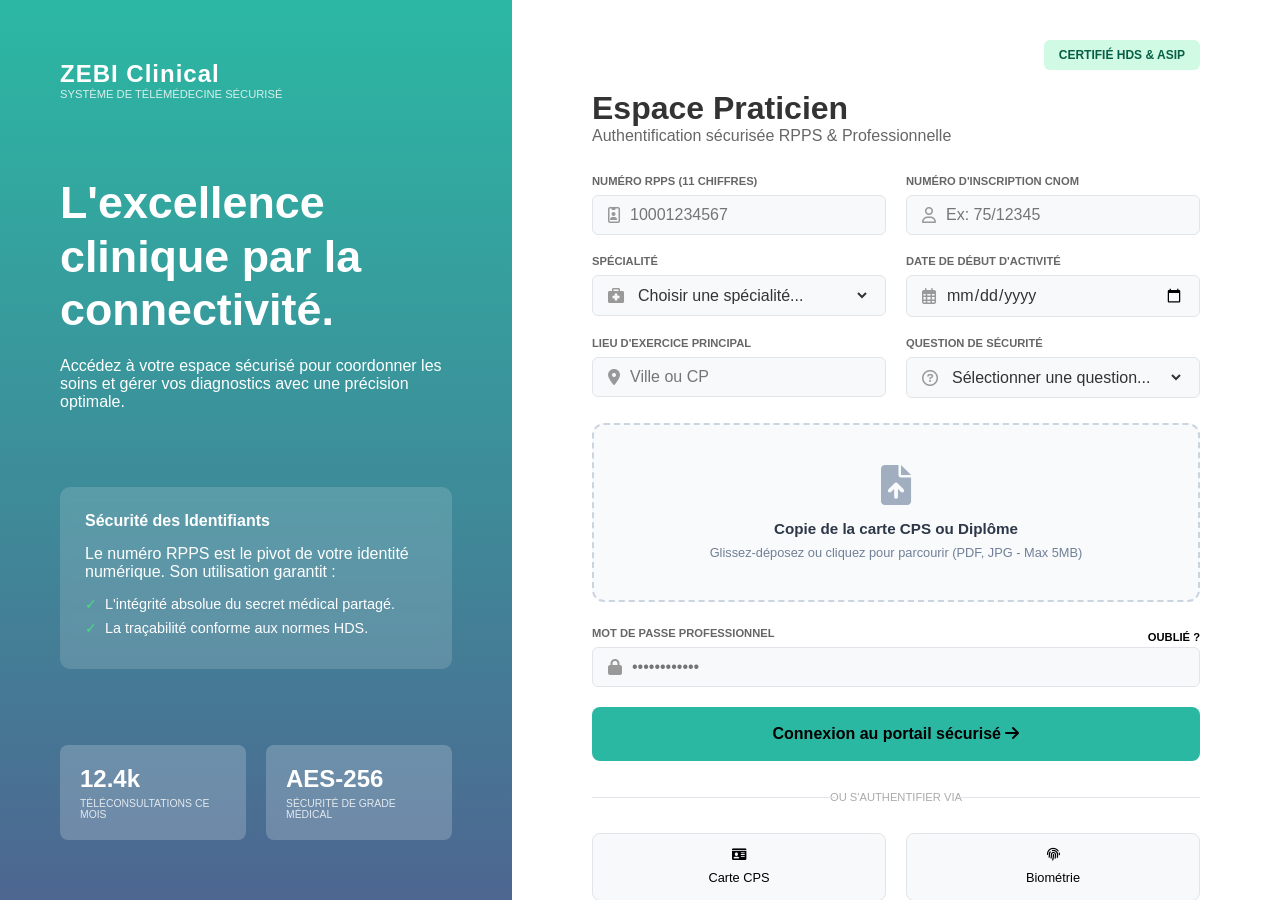
<file: souce_index/Connexion_Pro.html>
<!DOCTYPE html>
<html lang="fr">

<head>
    <meta charset="UTF-8">
    <meta name="viewport" content="width=device-width, initial-scale=1.0">
    <title>Clinical Ethereal - Espace Praticien</title>
    <link rel="stylesheet" href="./Connexion_Pro.css">
    <link rel="stylesheet" href="https://cdnjs.cloudflare.com/ajax/libs/font-awesome/6.0.0/css/all.min.css">
</head>

<body>

    <div class="main-container">
        <aside class="sidebar">
            <div class="logo">
                <h1> ZEBI Clinical</h1>
                <p>SYSTÈME DE TÉLÉMÉDECINE SÉCURISÉ</p>
            </div>

            <div class="hero-text">
                <h2>L'excellence clinique par la connectivité.</h2>
                <p>Accédez à votre espace sécurisé pour coordonner les soins et gérer vos diagnostics avec une précision
                    optimale.</p>
            </div>

            <div class="info-card">
                <h3> Sécurité des Identifiants</h3>
                <p>Le numéro RPPS est le pivot de votre identité numérique. Son utilisation garantit :</p>
                <ul>
                    <li>L'intégrité absolue du secret médical partagé.</li>
                    <li>La traçabilité conforme aux normes HDS.</li>
                </ul>
            </div>

            <div class="stats-row">
                <div class="stat-box">
                    <span class="stat-number">12.4k</span>
                    <p>TÉLÉCONSULTATIONS CE MOIS</p>
                </div>
                <div class="stat-box">
                    <span class="stat-number">AES-256</span>
                    <p>SÉCURITÉ DE GRADE MÉDICAL</p>
                </div>
            </div>
        </aside>

        <main class="content">
            <header class="header-right">
                <div class="badge">
                    CERTIFIÉ HDS & ASIP
                </div>
            </header>

            <section class="form-section">
                <h1>Espace Praticien</h1>
                <p class="subtitle">Authentification sécurisée RPPS & Professionnelle</p>

                <form>
                    <div class="input-grid">
                        <div class="input-group">
                            <label>NUMÉRO RPPS (11 CHIFFRES)</label>
                            <div class="input-wrapper">
                                <i class="far fa-id-badge"></i>
                                <input type="tel" placeholder="10001234567">
                            </div>
                        </div>
                        <div class="input-group">
                            <label>NUMÉRO D'INSCRIPTION CNOM</label>
                            <div class="input-wrapper">
                                <i class="far fa-user"></i>
                                <input type="text" placeholder="Ex: 75/12345">
                            </div>
                        </div>
                        <div class="input-group">
                            <label>SPÉCIALITÉ</label>
                            <div class="input-wrapper">
                                <i class="fas fa-briefcase-medical"></i>
                                <select>
                                    <option value="" disabled selected>Choisir une spécialité...</option>
                                    <option value="generaliste">Médecine Générale</option>
                                    <option value="cardiologie">Cardiologie</option>
                                    <option value="dermatologie">Dermatologie</option>
                                    <option value="gynecologie">Gynécologie</option>
                                    <option value="pediatrie">Pédiatrie</option>
                                    <option value="ophtalmologie">Ophtalmologie</option>
                                    <option value="psychiatrie">Psychiatrie</option>
                                    <option value="radiologie">Radiologie</option>
                                    <option value="chirurgie">Chirurgie Générale</option>
                                    <option value="anesthesie">Anesthésie-Réanimation</option>
                                    <option value="neurologie">Neurologie</option>
                                    <option value="oncologie">Oncologie</option>
                                </select>
                            </div>
                        </div>
                        <div class="input-group">
                            <label>DATE DE DÉBUT D'ACTIVITÉ</label>
                            <div class="input-wrapper">
                                <i class="far fa-calendar-alt"></i>
                                <input type="date">
                            </div>
                        </div>
                        <div class="input-group">
                            <label>LIEU D'EXERCICE PRINCIPAL</label>
                            <div class="input-wrapper">
                                <i class="fas fa-map-marker-alt"></i>
                                <input type="text" placeholder="Ville ou CP">
                            </div>
                        </div>
                        <div class="input-group">
                            <label>QUESTION DE SÉCURITÉ</label>
                            <div class="input-wrapper">
                                <i class="far fa-question-circle"></i>
                                <select>
                                    <option value="" disabled selected>Sélectionner une question...</option>
                                    <option value="hopital_interne">Quel est le nom du premier hôpital où vous avez été
                                        interne ?</option>
                                    <option value="ville_naissance_mere">Quelle est la ville de naissance de votre mère
                                        ?</option>
                                    <option value="nom_premier_animal">Quel était le nom de votre premier animal de
                                        compagnie ?</option>
                                    <option value="modele_premiere_voiture">Quel était le modèle de votre toute première
                                        voiture ?</option>
                                    <option value="lieu_rencontre_conjoint">Dans quelle ville avez-vous rencontré votre
                                        conjoint ?</option>
                                    <option value="instituteur_primaire">Quel est le nom de votre instituteur préféré en
                                        primaire ?</option>

                                </select>
                            </div>
                        </div>
                    </div>

                    <!-- <div class="upload-zone">
                        <i class="fas fa-file-upload"></i>
                        
                        <p><strong>Copie de la carte CPS ou Diplôme</strong></p>
                        <span>Glissez-déposez ou cliquez pour parcourir (PDF, JPG - Max 5MB)</span>
                    </div> -->
                    
                    <div class="upload-container">
                        <label for="file-upload" class="upload-zone">
                            <i class="fas fa-file-upload"></i>
                            <p><strong>Copie de la carte CPS ou Diplôme</strong></p>
                            <span id="file-name">Glissez-déposez ou cliquez pour parcourir (PDF, JPG - Max 5MB)</span>

                            <input type="file" id="file-upload" accept=".pdf, .jpg, .jpeg" style="display: none;">
                        </label>
                    </div>

                    <div class="input-group full-width">
                        <div class="label-row">
                            <label>MOT DE PASSE PROFESSIONNEL</label>
                            <a href="" class="forgot-link">OUBLIÉ ?</a>
                        </div>
                        <div class="input-wrapper">
                            <i class="fas fa-lock"></i>
                            <input type="password" placeholder="••••••••••••">


                        </div>
                    </div>

                    <button type="submit" class="btn-primary">
                        <a href="./Espace_Doc.html">
                            Connexion au portail sécurisé <i class="fas fa-arrow-right"></i>
                        </a> 
                    </button>
                </form>

                <div class="separator">OU S'AUTHENTIFIER VIA</div>

                <div class="auth-options">
                    <button class="btn-secondary"><i class="fas fa-id-card"></i> Carte CPS</button>
                    <button class="btn-secondary"><i class="fas fa-fingerprint"></i> Biométrie</button>
                </div>

                <footer class="form-footer">
                    <p>Difficulté de connexion ? <a href="../index.html">RETOURE A LA PAGE D'ACCEUIL </a></p>
                    <p class="copyright">© 2024 CLINICAL ZEBI - DONNÉES DE SANTÉ PROTÉGÉES (HDS)</p>
                </footer>
            </section>
        </main>
    </div>

</body>

</html>
</file>
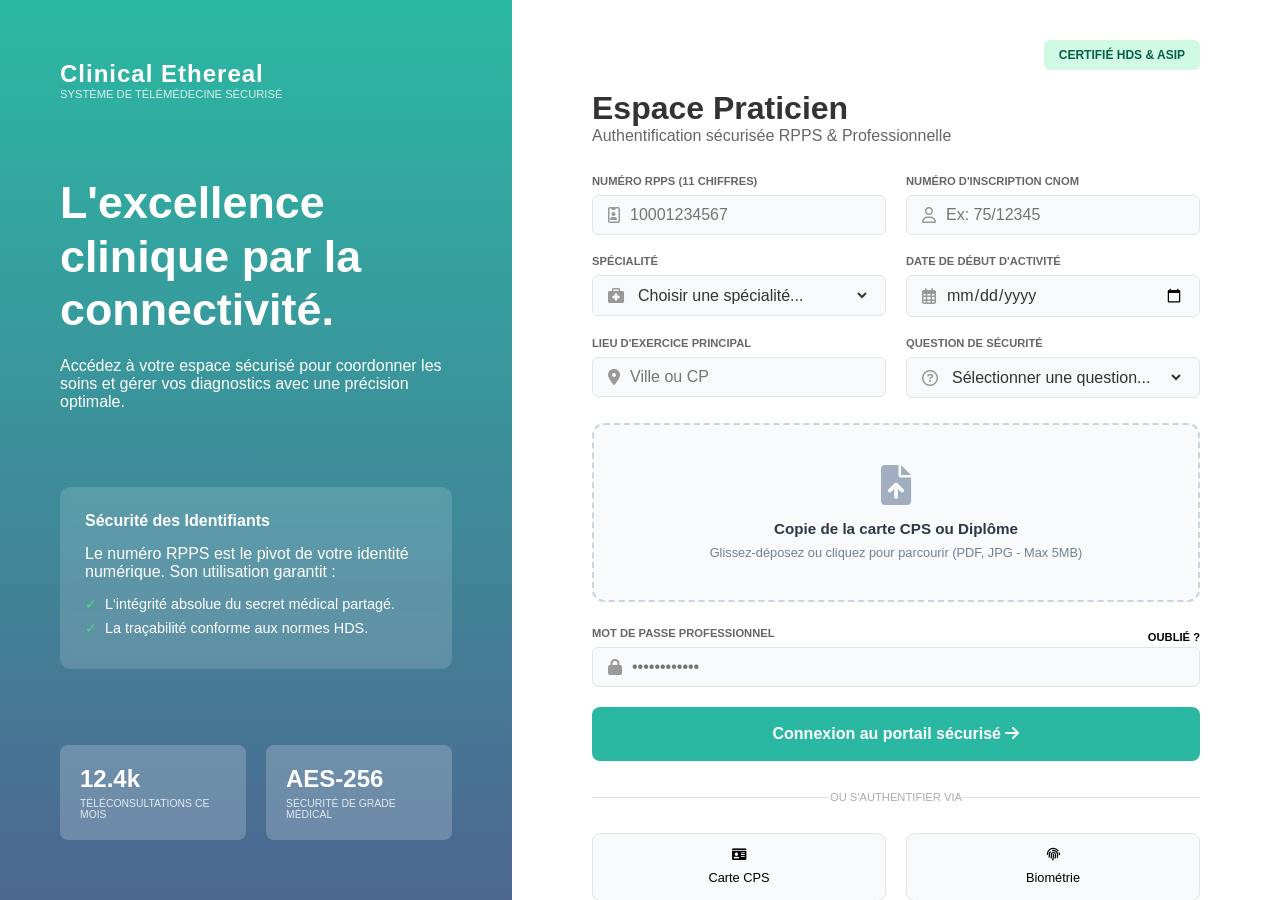
<file: souce_index/Espace_Doct.html>
<!DOCTYPE html>
<html lang="fr">

<head>
    <meta charset="UTF-8">
    <meta name="viewport" content="width=device-width, initial-scale=1.0">
    <title>Clinical Ethereal - Espace Praticien</title>
    <link rel="stylesheet" href="./Espace_Doct.css">
    <link rel="stylesheet" href="https://cdnjs.cloudflare.com/ajax/libs/font-awesome/6.0.0/css/all.min.css">
</head>

<body>

    <div class="main-container">
        <aside class="sidebar">
            <div class="logo">
                <h1>Clinical Ethereal</h1>
                <p>SYSTÈME DE TÉLÉMÉDECINE SÉCURISÉ</p>
            </div>

            <div class="hero-text">
                <h2>L'excellence clinique par la connectivité.</h2>
                <p>Accédez à votre espace sécurisé pour coordonner les soins et gérer vos diagnostics avec une précision
                    optimale.</p>
            </div>

            <div class="info-card">
                <h3> Sécurité des Identifiants</h3>
                <p>Le numéro RPPS est le pivot de votre identité numérique. Son utilisation garantit :</p>
                <ul>
                    <li> L'intégrité absolue du secret médical partagé.</li>
                    <li>La traçabilité conforme aux normes HDS.</li>
                </ul>
            </div>

            <div class="stats-row">
                <div class="stat-box">
                    <span class="stat-number">12.4k</span>
                    <p>TÉLÉCONSULTATIONS CE MOIS</p>
                </div>
                <div class="stat-box">
                    <span class="stat-number">AES-256</span>
                    <p>SÉCURITÉ DE GRADE MÉDICAL</p>
                </div>
            </div>
        </aside>

        <main class="content">
            <header class="header-right">
                <div class="badge">
                    CERTIFIÉ HDS & ASIP
                </div>
            </header>

            <section class="form-section">
                <h1>Espace Praticien</h1>
                <p class="subtitle">Authentification sécurisée RPPS & Professionnelle</p>

                <form>
                    <div class="input-grid">
                        <div class="input-group">
                            <label>NUMÉRO RPPS (11 CHIFFRES)</label>
                            <div class="input-wrapper">
                                <i class="far fa-id-badge"></i>
                                <input type="tel" placeholder="10001234567">
                            </div>
                        </div>
                        <div class="input-group">
                            <label>NUMÉRO D'INSCRIPTION CNOM</label>
                            <div class="input-wrapper">
                                <i class="far fa-user"></i>
                                <input type="text" placeholder="Ex: 75/12345">
                            </div>
                        </div>
                        <div class="input-group">
                            <label>SPÉCIALITÉ</label>
                            <div class="input-wrapper">
                                <i class="fas fa-briefcase-medical"></i>
                                <select>
                                    <option value="" disabled selected>Choisir une spécialité...</option>
                                    <option value="generaliste">Médecine Générale</option>
                                    <option value="cardiologie">Cardiologie</option>
                                    <option value="dermatologie">Dermatologie</option>
                                    <option value="gynecologie">Gynécologie</option>
                                    <option value="pediatrie">Pédiatrie</option>
                                    <option value="ophtalmologie">Ophtalmologie</option>
                                    <option value="psychiatrie">Psychiatrie</option>
                                    <option value="radiologie">Radiologie</option>
                                    <option value="chirurgie">Chirurgie Générale</option>
                                    <option value="anesthesie">Anesthésie-Réanimation</option>
                                    <option value="neurologie">Neurologie</option>
                                    <option value="oncologie">Oncologie</option>
                                </select>
                            </div>
                        </div>
                        <div class="input-group">
                            <label>DATE DE DÉBUT D'ACTIVITÉ</label>
                            <div class="input-wrapper">
                                <i class="far fa-calendar-alt"></i>
                                <input type="date">
                            </div>
                        </div>
                        <div class="input-group">
                            <label>LIEU D'EXERCICE PRINCIPAL</label>
                            <div class="input-wrapper">
                                <i class="fas fa-map-marker-alt"></i>
                                <input type="text" placeholder="Ville ou CP">
                            </div>
                        </div>
                        <div class="input-group">
                            <label>QUESTION DE SÉCURITÉ</label>
                            <div class="input-wrapper">
                                <i class="far fa-question-circle"></i>
                                <select>
                                    <option value="" disabled selected>Sélectionner une question...</option>
                                    <option value="hopital_interne">Quel est le nom du premier hôpital où vous avez été
                                        interne ?</option>
                                    <option value="ville_naissance_mere">Quelle est la ville de naissance de votre mère
                                        ?</option>
                                    <option value="nom_premier_animal">Quel était le nom de votre premier animal de
                                        compagnie ?</option>
                                    <option value="modele_premiere_voiture">Quel était le modèle de votre toute première
                                        voiture ?</option>
                                    <option value="lieu_rencontre_conjoint">Dans quelle ville avez-vous rencontré votre
                                        conjoint ?</option>
                                    <option value="instituteur_primaire">Quel est le nom de votre instituteur préféré en
                                        primaire ?</option>

                                </select>
                            </div>
                        </div>
                    </div>

                    <!-- <div class="upload-zone">
                        <i class="fas fa-file-upload"></i>
                        
                        <p><strong>Copie de la carte CPS ou Diplôme</strong></p>
                        <span>Glissez-déposez ou cliquez pour parcourir (PDF, JPG - Max 5MB)</span>
                    </div> -->
                    
                    <div class="upload-container">
                        <label for="file-upload" class="upload-zone">
                            <i class="fas fa-file-upload"></i>
                            <p><strong>Copie de la carte CPS ou Diplôme</strong></p>
                            <span id="file-name">Glissez-déposez ou cliquez pour parcourir (PDF, JPG - Max 5MB)</span>

                            <input type="file" id="file-upload" accept=".pdf, .jpg, .jpeg" style="display: none;">
                        </label>
                    </div>

                    <div class="input-group full-width">
                        <div class="label-row">
                            <label>MOT DE PASSE PROFESSIONNEL</label>
                            <a href="" class="forgot-link">OUBLIÉ ?</a>
                        </div>
                        <div class="input-wrapper">
                            <i class="fas fa-lock"></i>
                            <input type="password" placeholder="••••••••••••">


                        </div>
                    </div>

                    <button type="submit" class="btn-primary">
                        Connexion au portail sécurisé <i class="fas fa-arrow-right"></i>
                    </button>
                </form>

                <div class="separator">OU S'AUTHENTIFIER VIA</div>

                <div class="auth-options">
                    <button class="btn-secondary"><i class="fas fa-id-card"></i> Carte CPS</button>
                    <button class="btn-secondary"><i class="fas fa-fingerprint"></i> Biométrie</button>
                </div>

                <footer class="form-footer">
                    <p>Difficulté de connexion ? <a href="../index.html">RETOURE A LA PAGE D'ACCEUIL </a></p>
                    <p class="copyright">© 2024 CLINICAL ZEBI - DONNÉES DE SANTÉ PROTÉGÉES (HDS)</p>
                </footer>
            </section>
        </main>
    </div>

</body>

</html>
</file>
<file: souce_index/Connexion_Pro.css>
* {
    box-sizing: border-box;
    margin: 0;
    padding: 0;
    font-family: 'Segoe UI', Tahoma, Geneva, Verdana, sans-serif;
}

body {
    height: 100vh;
    display: flex;
}

.main-container {
    display: flex;
    width: 100%;
}

/* Sidebar Gauche */
.sidebar {
    width: 40%;
    background: linear-gradient(0deg, #4d6791 1%,#2bb8a3 100%);
    color: white;
    padding: 60px;
    display: flex;
    flex-direction: column;
    justify-content: space-between;
}

.logo h1 {
    font-size: 1.5rem;
    letter-spacing: 1px;
}

.logo p {
    font-size: 0.7rem;
    opacity: 0.8;
}

.hero-text h2 {
    font-size: 2.8rem;
    margin-bottom: 20px;
    line-height: 1.2;
}

.info-card {
    background: rgba(255, 255, 255, 0.15);
    padding: 25px;
    border-radius: 10px;
    backdrop-filter: blur(5px);
}

.info-card h3 {
    margin-bottom: 15px;
    font-size: 1rem;
}

.info-card ul {
    list-style: none;
    margin-top: 15px;
}

.info-card li {
    margin-bottom: 8px;
    font-size: 0.9rem;
    padding-left: 20px;
    position: relative;
}

.info-card li::before {
    content: '✓';
    position: absolute;
    left: 0;
    color: #4ade80;
}

.stats-row {
    display: flex;
    gap: 20px;
}
:root {
    --primary-blue: #2bb8a3;
    --dark-blue: #2bb8a3;
    --light-blue: #7ba2d5;
    --bg-gray: #f8f9fb;
    --text-dark: #333;
    --text-light: #666;
    --border-color: #e1e4e8;
}

.stat-box {
    background: rgba(255, 255, 255, 0.2);
    padding: 20px;
    border-radius: 8px;
    flex: 1;
}

.stat-number {
    display: block;
    font-size: 1.5rem;
    font-weight: bold;
}

.stat-box p {
    font-size: 0.65rem;
    opacity: 0.8;
    margin-top: 5px;
}

/* Section Contenu Droite */
.content {
    width: 60%;
    background: white;
    padding: 40px 80px;
    overflow-y: auto;
}

.header-right {
    display: flex;
    justify-content: flex-end;
}

.badge {
    background: #d1fae5;
    color: #065f46;
    padding: 8px 15px;
    border-radius: 6px;
    font-size: 0.75rem;
    font-weight: bold;
}

.form-section h1 {
    font-size: 2rem;
    color: var(--text-dark);
    margin-top: 20px;
}

.subtitle {
    color: var(--text-light);
    margin-bottom: 30px;
}

.input-grid {
    display: grid;
    grid-template-columns: 1fr 1fr;
    gap: 20px;
}

.input-group label {
    display: block;
    font-size: 0.7rem;
    font-weight: bold;
    color: var(--text-light);
    margin-bottom: 8px;
}

.input-wrapper {
    display: flex;
    align-items: center;
    background: var(--bg-gray);
    border: 1px solid var(--border-color);
    border-radius: 6px;
    padding: 10px 15px;
}

.input-wrapper i {
    color: #999;
    margin-right: 10px;
}

.input-wrapper input,
.input-wrapper select {
    border: none;
    background: transparent;
    width: 100%;
    outline: none;
    color: var(--text-dark);
}

.upload-zone {
    border: 2px dashed var(--border-color);
    border-radius: 8px;
    padding: 30px;
    text-align: center;
    margin: 25px 0;
    color: var(--text-light);
}

.upload-zone i {
    font-size: 2rem;
    margin-bottom: 10px;
}

.label-row {
    display: flex;
    justify-content: space-between;
    align-items: center;
}

.label-row a {
    color: black;
}

.forgot-link {
    font-size: 0.7rem;
    color: var(--primary-blue);
    text-decoration: none;
    font-weight: bold;
}

.btn-primary {
    width: 100%;
    background: var(--primary-blue);
    color: white;
    border: none;
    padding: 18px;
    border-radius: 8px;
    font-size: 1rem;
    font-weight: bold;
    cursor: pointer;
    margin-top: 20px;
    transition: background 0.3s;
}

.btn-primary:hover {
    background: var(--dark-blue);
}
.btn-primary a{
    text-decoration: none;
    color: black;
}
.separator {
    text-align: center;
    margin: 30px 0;
    font-size: 0.7rem;
    color: #aaa;
    position: relative;
}

.separator::before,
.separator::after {
    content: '';
    position: absolute;
    top: 50%;
    width: 40%;
    height: 1px;
    background: var(--border-color);
}

.separator::before {
    left: 0;
}

.separator::after {
    right: 0;
}

.auth-options {
    display: flex;
    gap: 20px;
}

.btn-secondary {
    flex: 1;
    padding: 15px;
    background: var(--bg-gray);
    border: 1px solid var(--border-color);
    border-radius: 8px;
    cursor: pointer;
    display: flex;
    flex-direction: column;
    align-items: center;
    gap: 8px;
    font-size: 0.8rem;
}

.form-footer {
    text-align: center;
    margin-top: 40px;
    font-size: 0.8rem;
}

.form-footer a {
    color: #007bff;
    text-decoration: none;
    font-weight: bold;
}

.copyright {
    margin-top: 15px;
    color: #aaa;
    font-size: 0.65rem;
}



/* Conteneur pour espacer du reste du formulaire */
.upload-container {
    margin: 25px 0;
}

.upload-zone {
    display: flex;
    flex-direction: column;
    align-items: center;
    justify-content: center;
    padding: 40px 20px;
    border: 2px dashed #cbd5e0;
    /* Bordure en pointillés */
    border-radius: 12px;
    background-color: #f8fafc;
    cursor: pointer;
    transition: all 0.3s ease;
    text-align: center;
}

/* Effet au survol (Hover) */
.upload-zone:hover {
    border-color: #003a9b;
    /* Le bleu de votre charte */
    background-color: #edf2f7;
    transform: translateY(-2px);
    /* Petit effet de levée */
}

.upload-zone i {
    font-size: 2.5rem;
    color: #a0aec0;
    margin-bottom: 15px;
    transition: color 0.3s ease;
}

.upload-zone:hover i {
    color: #003a9b;
}

.upload-zone p {
    color: #2d3748;
    font-size: 0.95rem;
    margin-bottom: 8px;
}

.upload-zone span {
    color: #718096;
    font-size: 0.8rem;
}

/* État quand un fichier est sélectionné (via JS) */
.upload-zone.active {
    border-style: solid;
    border-color: #4ade80;
    /* Vert pour succès */
    background-color: #f0fff4;
}








/* --- RESPONSIVE UNIVERSELLE STRATEGIES --- */

/* 1. Écrans Très Larges (TV, Moniteurs 4K, Ultra-Wide) */
@media (min-width: 1600px) {
    .sidebar {
        padding: 80px;
        /* Plus d'espace pour le luxe */
    }

    .hero-text h2 {
        font-size: 3.5rem;
        /* On agrandit le titre */
    }

    .content {
        padding: 60px 120px;
    }
}

/* 2. Tablettes et Laptops Moyens (En dessous de 1100px) */
@media (max-width: 1100px) {
    .sidebar {
        width: 35%;
        /* On réduit un peu la barre bleue */
        padding: 40px;
    }

    .content {
        width: 65%;
        padding: 40px;
    }

    .hero-text h2 {
        font-size: 2rem;
    }
}

/* 3. Passage en mode "Mobile/Vertical" (En dessous de 900px) */
@media (max-width: 900px) {
    body {
        height: auto;
        display: block;
    }

    .main-container {
        flex-direction: column;
    }

    .sidebar {
        width: 100%;
        min-height: auto;
        padding: 50px 20px;
        justify-content: center;
        text-align: center;
    }

    .content {
        width: 100%;
        padding: 30px 15px;
    }

    .info-card {
        text-align: left;
        /* On garde la liste lisible */
        margin: 20px 0;
    }

    .stats-row {
        justify-content: center;
    }
}

/* 4. Téléphones Standards (En dessous de 600px) */
@media (max-width: 600px) {
    .input-grid {
        grid-template-columns: 1fr;
        /* Une seule colonne pour les formulaires */
        gap: 15px;
    }

    .auth-options {
        flex-direction: column;
        /* Boutons l'un sur l'autre */
        gap: 12px;
    }

    .badge {
        position: static;
        /* Le badge remonte dans le flux */
        margin-bottom: 20px;
        display: inline-block;
    }

    .header-right {
        justify-content: center;
        /* Badge centré sur mobile */
    }
}

/* 5. Très petits téléphones (iPhone SE, etc. - En dessous de 350px) */
@media (max-width: 350px) {
    .hero-text h2 {
        font-size: 1.5rem;
    }

    .stat-box {
        padding: 10px;
    }

    .stat-number {
        font-size: 1.2rem;
    }

    .form-section h1 {
        font-size: 1.4rem;
    }
}

/* --- RÈGLES DE STABILITÉ ABSOLUE --- */
html,
body {
    max-width: 100vw;
    overflow-x: hidden;
    /* Empêche le balancement gauche-droite */
    -webkit-font-smoothing: antialiased;
    /* Texte plus net */
}

input,
select,
textarea {
    font-size: 16px !important;
    /* Empêche l'auto-zoom forcé sur iOS iPhone */
}

.main-container {
    min-height: 100vh;
}
</file>
<file: souce_index/Espace_Doct.css>
* {
    box-sizing: border-box;
    margin: 0;
    padding: 0;
    font-family: 'Segoe UI', Tahoma, Geneva, Verdana, sans-serif;
}

body {
    height: 100vh;
    display: flex;
}

.main-container {
    display: flex;
    width: 100%;
}

/* Sidebar Gauche */
.sidebar {
    width: 40%;
    background: linear-gradient(0deg, #4d6791 1%,#2bb8a3 100%);
    color: white;
    padding: 60px;
    display: flex;
    flex-direction: column;
    justify-content: space-between;
}

.logo h1 {
    font-size: 1.5rem;
    letter-spacing: 1px;
}

.logo p {
    font-size: 0.7rem;
    opacity: 0.8;
}

.hero-text h2 {
    font-size: 2.8rem;
    margin-bottom: 20px;
    line-height: 1.2;
}

.info-card {
    background: rgba(255, 255, 255, 0.15);
    padding: 25px;
    border-radius: 10px;
    backdrop-filter: blur(5px);
}

.info-card h3 {
    margin-bottom: 15px;
    font-size: 1rem;
}

.info-card ul {
    list-style: none;
    margin-top: 15px;
}

.info-card li {
    margin-bottom: 8px;
    font-size: 0.9rem;
    padding-left: 20px;
    position: relative;
}

.info-card li::before {
    content: '✓';
    position: absolute;
    left: 0;
    color: #4ade80;
}

.stats-row {
    display: flex;
    gap: 20px;
}
:root {
    --primary-blue: #2bb8a3;
    --dark-blue: #2bb8a3;
    --light-blue: #7ba2d5;
    --bg-gray: #f8f9fb;
    --text-dark: #333;
    --text-light: #666;
    --border-color: #e1e4e8;
}

.stat-box {
    background: rgba(255, 255, 255, 0.2);
    padding: 20px;
    border-radius: 8px;
    flex: 1;
}

.stat-number {
    display: block;
    font-size: 1.5rem;
    font-weight: bold;
}

.stat-box p {
    font-size: 0.65rem;
    opacity: 0.8;
    margin-top: 5px;
}

/* Section Contenu Droite */
.content {
    width: 60%;
    background: white;
    padding: 40px 80px;
    overflow-y: auto;
}

.header-right {
    display: flex;
    justify-content: flex-end;
}

.badge {
    background: #d1fae5;
    color: #065f46;
    padding: 8px 15px;
    border-radius: 6px;
    font-size: 0.75rem;
    font-weight: bold;
}

.form-section h1 {
    font-size: 2rem;
    color: var(--text-dark);
    margin-top: 20px;
}

.subtitle {
    color: var(--text-light);
    margin-bottom: 30px;
}

.input-grid {
    display: grid;
    grid-template-columns: 1fr 1fr;
    gap: 20px;
}

.input-group label {
    display: block;
    font-size: 0.7rem;
    font-weight: bold;
    color: var(--text-light);
    margin-bottom: 8px;
}

.input-wrapper {
    display: flex;
    align-items: center;
    background: var(--bg-gray);
    border: 1px solid var(--border-color);
    border-radius: 6px;
    padding: 10px 15px;
}

.input-wrapper i {
    color: #999;
    margin-right: 10px;
}

.input-wrapper input,
.input-wrapper select {
    border: none;
    background: transparent;
    width: 100%;
    outline: none;
    color: var(--text-dark);
}

.upload-zone {
    border: 2px dashed var(--border-color);
    border-radius: 8px;
    padding: 30px;
    text-align: center;
    margin: 25px 0;
    color: var(--text-light);
}

.upload-zone i {
    font-size: 2rem;
    margin-bottom: 10px;
}

.label-row {
    display: flex;
    justify-content: space-between;
    align-items: center;
}

.label-row a {
    color: black;
}

.forgot-link {
    font-size: 0.7rem;
    color: var(--primary-blue);
    text-decoration: none;
    font-weight: bold;
}

.btn-primary {
    width: 100%;
    background: var(--primary-blue);
    color: white;
    border: none;
    padding: 18px;
    border-radius: 8px;
    font-size: 1rem;
    font-weight: bold;
    cursor: pointer;
    margin-top: 20px;
    transition: background 0.3s;
}

.btn-primary:hover {
    background: var(--dark-blue);
}

.separator {
    text-align: center;
    margin: 30px 0;
    font-size: 0.7rem;
    color: #aaa;
    position: relative;
}

.separator::before,
.separator::after {
    content: '';
    position: absolute;
    top: 50%;
    width: 40%;
    height: 1px;
    background: var(--border-color);
}

.separator::before {
    left: 0;
}

.separator::after {
    right: 0;
}

.auth-options {
    display: flex;
    gap: 20px;
}

.btn-secondary {
    flex: 1;
    padding: 15px;
    background: var(--bg-gray);
    border: 1px solid var(--border-color);
    border-radius: 8px;
    cursor: pointer;
    display: flex;
    flex-direction: column;
    align-items: center;
    gap: 8px;
    font-size: 0.8rem;
}

.form-footer {
    text-align: center;
    margin-top: 40px;
    font-size: 0.8rem;
}

.form-footer a {
    color: #007bff;
    text-decoration: none;
    font-weight: bold;
}

.copyright {
    margin-top: 15px;
    color: #aaa;
    font-size: 0.65rem;
}



/* Conteneur pour espacer du reste du formulaire */
.upload-container {
    margin: 25px 0;
}

.upload-zone {
    display: flex;
    flex-direction: column;
    align-items: center;
    justify-content: center;
    padding: 40px 20px;
    border: 2px dashed #cbd5e0;
    /* Bordure en pointillés */
    border-radius: 12px;
    background-color: #f8fafc;
    cursor: pointer;
    transition: all 0.3s ease;
    text-align: center;
}

/* Effet au survol (Hover) */
.upload-zone:hover {
    border-color: #003a9b;
    /* Le bleu de votre charte */
    background-color: #edf2f7;
    transform: translateY(-2px);
    /* Petit effet de levée */
}

.upload-zone i {
    font-size: 2.5rem;
    color: #a0aec0;
    margin-bottom: 15px;
    transition: color 0.3s ease;
}

.upload-zone:hover i {
    color: #003a9b;
}

.upload-zone p {
    color: #2d3748;
    font-size: 0.95rem;
    margin-bottom: 8px;
}

.upload-zone span {
    color: #718096;
    font-size: 0.8rem;
}

/* État quand un fichier est sélectionné (via JS) */
.upload-zone.active {
    border-style: solid;
    border-color: #4ade80;
    /* Vert pour succès */
    background-color: #f0fff4;
}








/* --- RESPONSIVE UNIVERSELLE STRATEGIES --- */

/* 1. Écrans Très Larges (TV, Moniteurs 4K, Ultra-Wide) */
@media (min-width: 1600px) {
    .sidebar {
        padding: 80px;
        /* Plus d'espace pour le luxe */
    }

    .hero-text h2 {
        font-size: 3.5rem;
        /* On agrandit le titre */
    }

    .content {
        padding: 60px 120px;
    }
}

/* 2. Tablettes et Laptops Moyens (En dessous de 1100px) */
@media (max-width: 1100px) {
    .sidebar {
        width: 35%;
        /* On réduit un peu la barre bleue */
        padding: 40px;
    }

    .content {
        width: 65%;
        padding: 40px;
    }

    .hero-text h2 {
        font-size: 2rem;
    }
}

/* 3. Passage en mode "Mobile/Vertical" (En dessous de 900px) */
@media (max-width: 900px) {
    body {
        height: auto;
        display: block;
    }

    .main-container {
        flex-direction: column;
    }

    .sidebar {
        width: 100%;
        min-height: auto;
        padding: 50px 20px;
        justify-content: center;
        text-align: center;
    }

    .content {
        width: 100%;
        padding: 30px 15px;
    }

    .info-card {
        text-align: left;
        /* On garde la liste lisible */
        margin: 20px 0;
    }

    .stats-row {
        justify-content: center;
    }
}

/* 4. Téléphones Standards (En dessous de 600px) */
@media (max-width: 600px) {
    .input-grid {
        grid-template-columns: 1fr;
        /* Une seule colonne pour les formulaires */
        gap: 15px;
    }

    .auth-options {
        flex-direction: column;
        /* Boutons l'un sur l'autre */
        gap: 12px;
    }

    .badge {
        position: static;
        /* Le badge remonte dans le flux */
        margin-bottom: 20px;
        display: inline-block;
    }

    .header-right {
        justify-content: center;
        /* Badge centré sur mobile */
    }
}

/* 5. Très petits téléphones (iPhone SE, etc. - En dessous de 350px) */
@media (max-width: 350px) {
    .hero-text h2 {
        font-size: 1.5rem;
    }

    .stat-box {
        padding: 10px;
    }

    .stat-number {
        font-size: 1.2rem;
    }

    .form-section h1 {
        font-size: 1.4rem;
    }
}

/* --- RÈGLES DE STABILITÉ ABSOLUE --- */
html,
body {
    max-width: 100vw;
    overflow-x: hidden;
    /* Empêche le balancement gauche-droite */
    -webkit-font-smoothing: antialiased;
    /* Texte plus net */
}

input,
select,
textarea {
    font-size: 16px !important;
    /* Empêche l'auto-zoom forcé sur iOS iPhone */
}

.main-container {
    min-height: 100vh;
}
</file>
